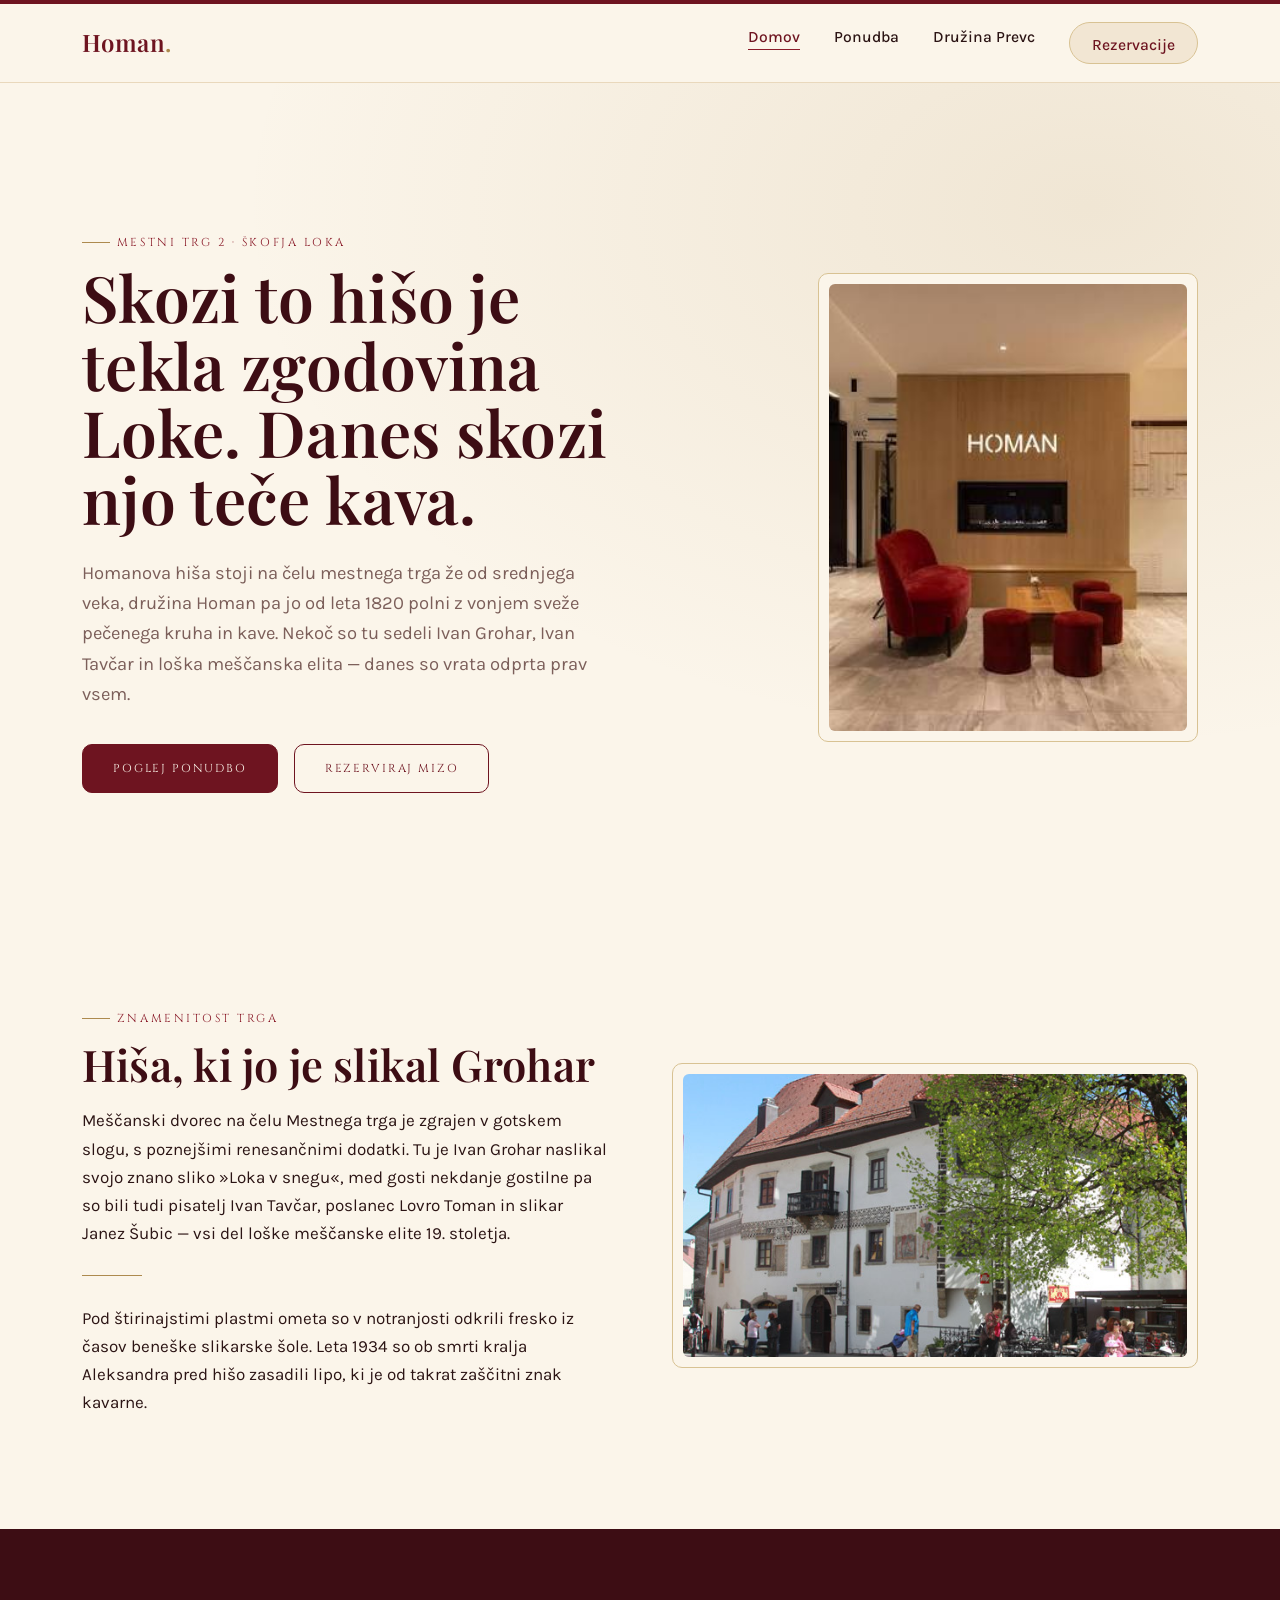
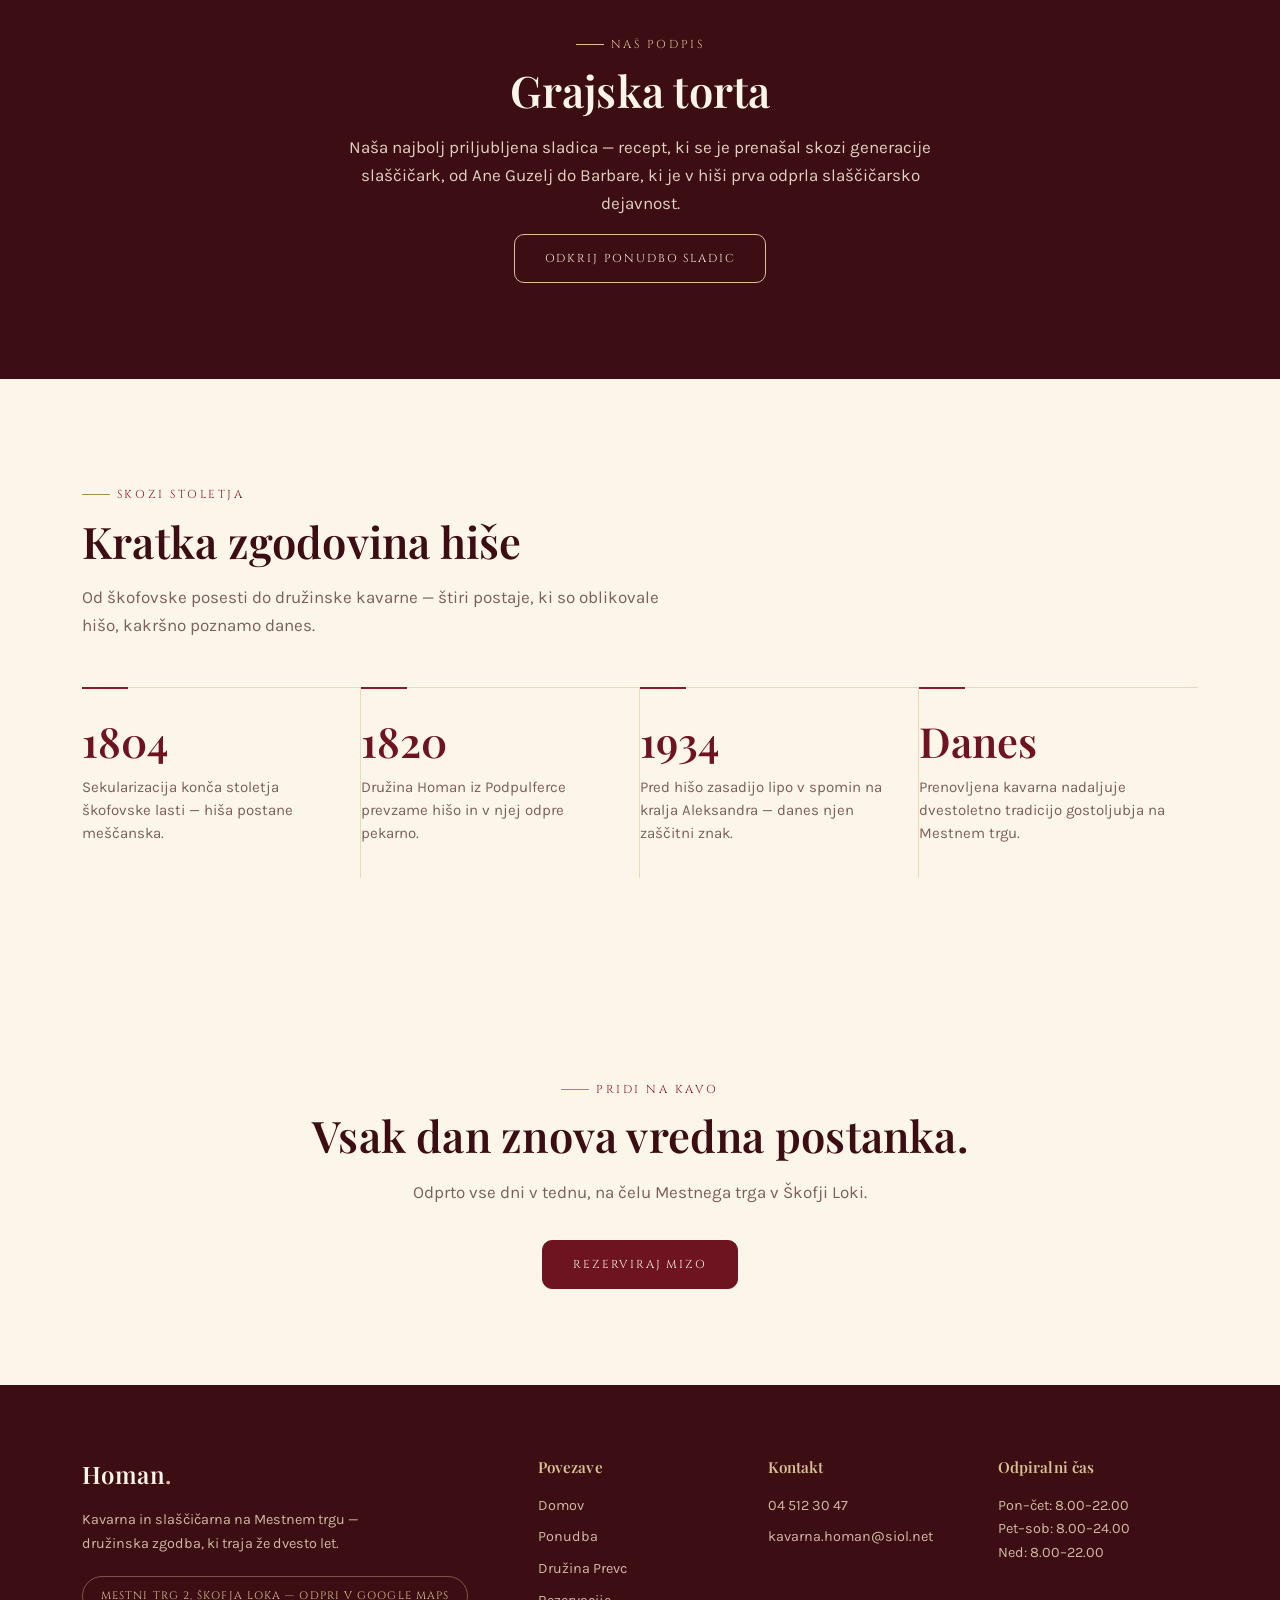
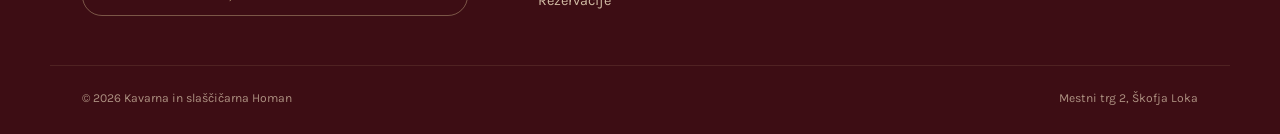
<file: index.html>
<!DOCTYPE html>
<html lang="sl">
<head>
<meta charset="UTF-8">
<meta name="viewport" content="width=device-width, initial-scale=1.0">
<title>Kavarna Homan | Škofja Loka</title>
<meta name="description" content="Kavarna in slaščičarna Homan v srcu Škofje Loke — kava, torte in dvesto let zgodovine pod staro lipo na Mestnem trgu.">
<link rel="preconnect" href="https://fonts.googleapis.com">
<link rel="preconnect" href="https://fonts.gstatic.com" crossorigin>
<link href="https://fonts.googleapis.com/css2?family=Playfair+Display:ital,wght@0,500;0,600;0,700;1,500&family=Cinzel:wght@500;600&family=Karla:wght@400;500;700&display=swap" rel="stylesheet">
<link rel="stylesheet" href="style.css">
<meta name="theme-color" content="#6E1420">
</head>
<body>
<header class="site-header">
  <nav class="nav">
    <a href="index.html" class="brand">Homan<span>.</span></a>
    <button class="nav-toggle" id="navToggle" aria-label="Odpri meni">☰</button>
    <ul class="nav-links" id="navLinks">
      <li><a href="index.html" data-nav="index" class="active">Domov</a></li>
      <li><a href="ponudba.html" data-nav="ponudba">Ponudba</a></li>
      <li><a href="druzina-prevc.html" data-nav="druzina-prevc">Družina Prevc</a></li>
      <li><a href="rezervacije.html" class="nav-cta-link" data-nav="rezervacije">Rezervacije</a></li>
      <li class="nav-mobile-info">
        <span>Mestni trg 2, Škofja Loka</span>
        <a href="tel:+38645123047">04 512 30 47</a>
      </li>
    </ul>
  </nav>
</header>

<main>
<section class="hero">
  <div class="container hero-grid">
    <div>
      <span class="eyebrow">Mestni trg 2 · Škofja Loka</span>
      <h1>Skozi to hišo je tekla zgodovina Loke. Danes skozi njo teče kava.</h1>
      <p class="lede">Homanova hiša stoji na čelu mestnega trga že od srednjega veka, družina Homan pa jo od leta 1820 polni z vonjem sveže pečenega kruha in kave. Nekoč so tu sedeli Ivan Grohar, Ivan Tavčar in loška meščanska elita — danes so vrata odprta prav vsem.</p>
      <div class="hero-cta">
        <a href="ponudba.html" class="btn btn-primary">Poglej ponudbo</a>
        <a href="rezervacije.html" class="btn btn-outline">Rezerviraj mizo</a>
      </div>
    </div>
    <div class="photo-frame hero-visual">
      <img src="images/kavarna-notranjost.jpg" alt="Notranjost Kavarne Homan">
    </div>
  </div>
</section>

<section id="zgodovina">
  <div class="container two-col">
    <div>
      <span class="eyebrow">Znamenitost trga</span>
      <h2>Hiša, ki jo je slikal Grohar</h2>
      <p>Meščanski dvorec na čelu Mestnega trga je zgrajen v gotskem slogu, s poznejšimi renesančnimi dodatki. Tu je Ivan Grohar naslikal svojo znano sliko »Loka v snegu«, med gosti nekdanje gostilne pa so bili tudi pisatelj Ivan Tavčar, poslanec Lovro Toman in slikar Janez Šubic — vsi del loške meščanske elite 19. stoletja.</p>
      <div class="divider"></div>
      <p>Pod štirinajstimi plastmi ometa so v notranjosti odkrili fresko iz časov beneške slikarske šole. Leta 1934 so ob smrti kralja Aleksandra pred hišo zasadili lipo, ki je od takrat zaščitni znak kavarne.</p>
    </div>
    <div class="photo-frame">
      <img class="wide" src="images/homanova-hisa.jpg" alt="Homanova hiša na Mestnem trgu v Škofji Loki">
    </div>
  </div>
</section>

<section class="band-dark" style="text-align:center;">
  <div class="container">
    <span class="eyebrow">Naš podpis</span>
    <h2>Grajska torta</h2>
    <p style="max-width:60ch;margin:0 auto 1em;opacity:0.9;">Naša najbolj priljubljena sladica — recept, ki se je prenašal skozi generacije slaščičark, od Ane Guzelj do Barbare, ki je v hiši prva odprla slaščičarsko dejavnost.</p>
    <a href="ponudba.html" class="btn" style="border-color:#D8C293;color:#F2E6D3;">Odkrij ponudbo sladic</a>
  </div>
</section>

<section>
  <div class="container">
    <span class="eyebrow">Skozi stoletja</span>
    <h2>Kratka zgodovina hiše</h2>
    <p style="max-width:60ch;color:var(--muted);">Od škofovske posesti do družinske kavarne — štiri postaje, ki so oblikovale hišo, kakršno poznamo danes.</p>
    <div class="year-timeline">
      <div class="year-item">
        <span class="year-num">1804</span>
        <div class="year-text">Sekularizacija konča stoletja škofovske lasti — hiša postane meščanska.</div>
      </div>
      <div class="year-item">
        <span class="year-num">1820</span>
        <div class="year-text">Družina Homan iz Podpulferce prevzame hišo in v njej odpre pekarno.</div>
      </div>
      <div class="year-item">
        <span class="year-num">1934</span>
        <div class="year-text">Pred hišo zasadijo lipo v spomin na kralja Aleksandra — danes njen zaščitni znak.</div>
      </div>
      <div class="year-item">
        <span class="year-num">Danes</span>
        <div class="year-text">Prenovljena kavarna nadaljuje dvestoletno tradicijo gostoljubja na Mestnem trgu.</div>
      </div>
    </div>
  </div>
</section>

<section style="text-align:center;">
  <div class="container">
    <span class="eyebrow">Pridi na kavo</span>
    <h2>Vsak dan znova vredna postanka.</h2>
    <p style="max-width:50ch;margin:0 auto 2em;color:var(--muted);">Odprto vse dni v tednu, na čelu Mestnega trga v Škofji Loki.</p>
    <a href="rezervacije.html" class="btn btn-primary">Rezerviraj mizo</a>
  </div>
</section>
</main>
<footer class="site-footer">
  <div class="container footer-top">
    <div class="footer-brand">
      <div class="brand" style="color:var(--cream-100);">Homan<span>.</span></div>
      <p>Kavarna in slaščičarna na Mestnem trgu — družinska zgodba, ki traja že dvesto let.</p>
      <a href="https://maps.google.com/?q=Mestni+trg+2,+4220+%C5%A0kofja+Loka" target="_blank" rel="noopener" class="map-link">
        Mestni trg 2, Škofja Loka — odpri v Google Maps
      </a>
    </div>
    <div class="footer-cols">
      <div>
        <h4>Povezave</h4>
        <a href="index.html">Domov</a>
        <a href="ponudba.html">Ponudba</a>
        <a href="druzina-prevc.html">Družina Prevc</a>
        <a href="rezervacije.html">Rezervacije</a>
      </div>
      <div>
        <h4>Kontakt</h4>
        <a href="tel:+38645123047">04 512 30 47</a>
        <a href="mailto:kavarna.homan@siol.net">kavarna.homan@siol.net</a>
      </div>
      <div>
        <h4>Odpiralni čas</h4>
        <p>Pon–čet: 8.00–22.00<br>Pet–sob: 8.00–24.00<br>Ned: 8.00–22.00</p>
      </div>
    </div>
  </div>
  <div class="container footer-bottom">
    <span>&copy; <span id="year"></span> Kavarna in slaščičarna Homan</span>
    <span>Mestni trg 2, Škofja Loka</span>
  </div>
</footer>
<script>document.getElementById('year').textContent = new Date().getFullYear();</script>

<script src="main.js"></script>

</body>
</html>
</file>
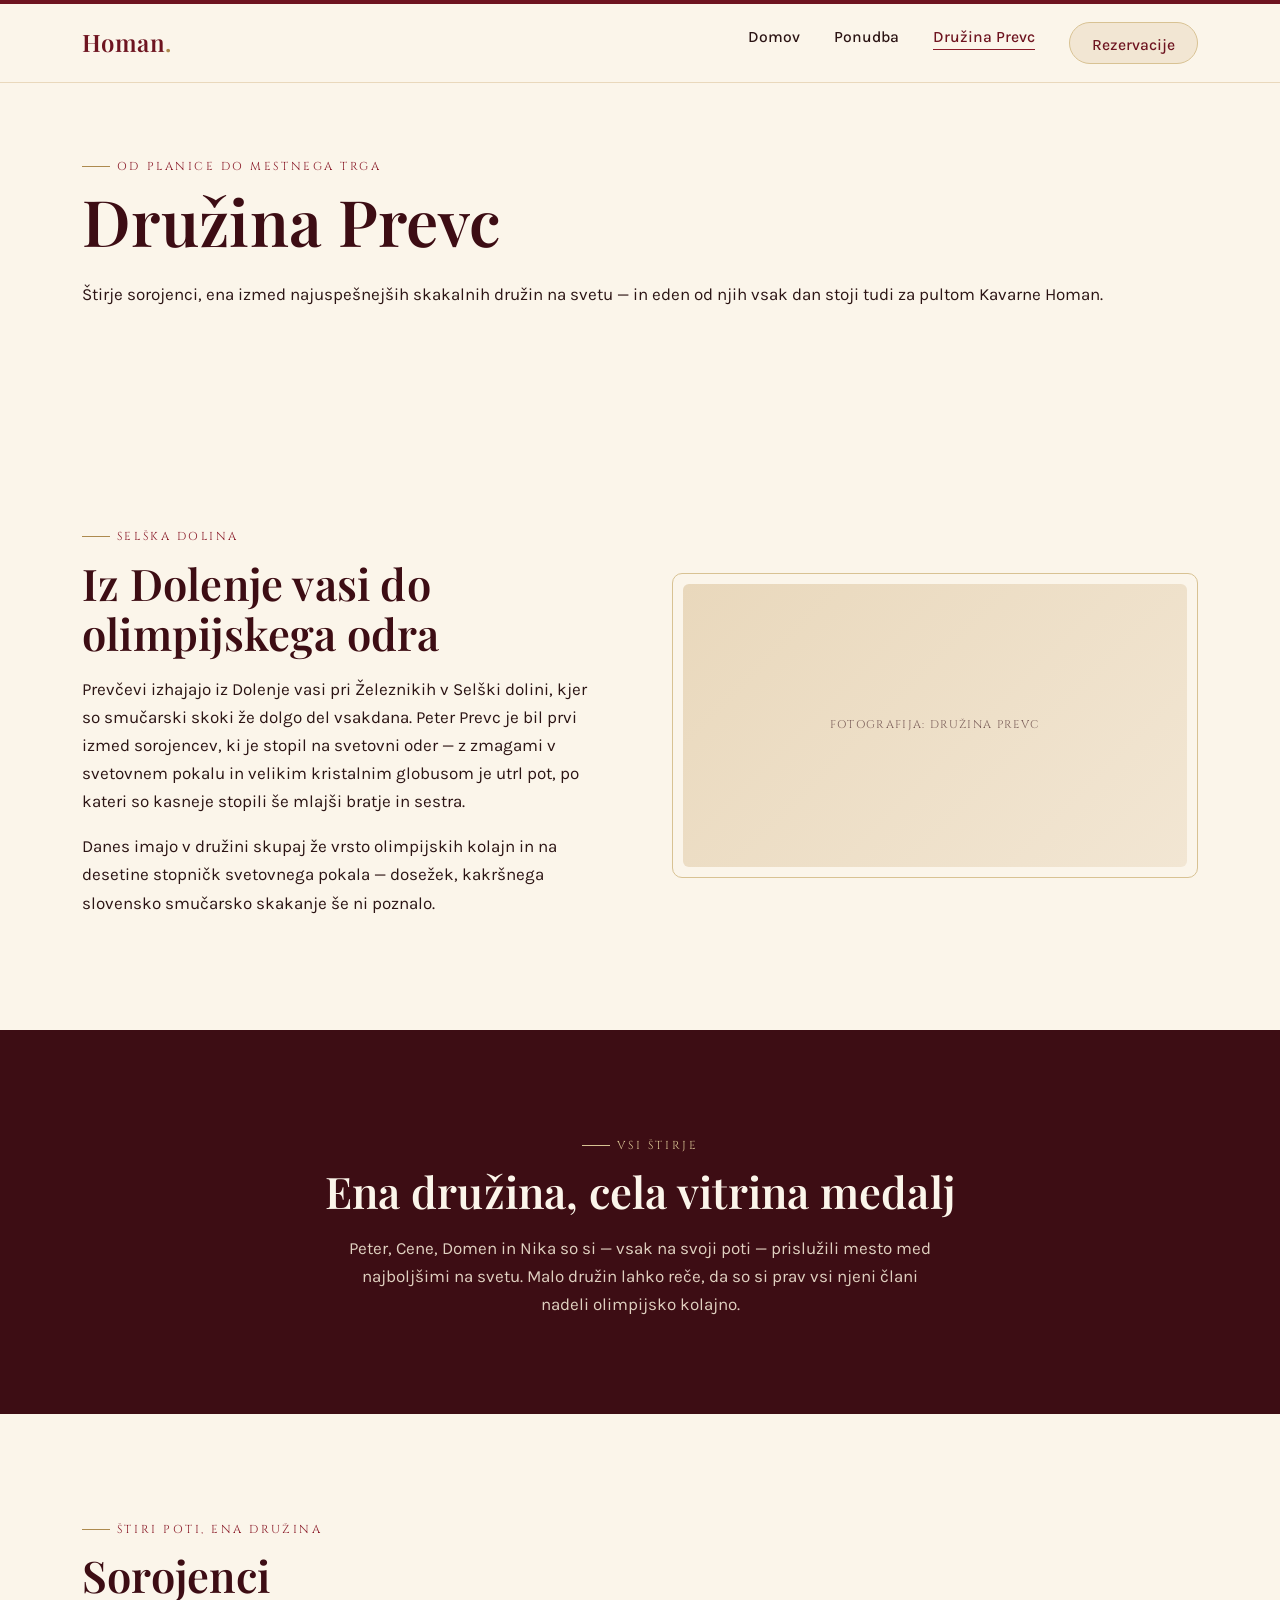
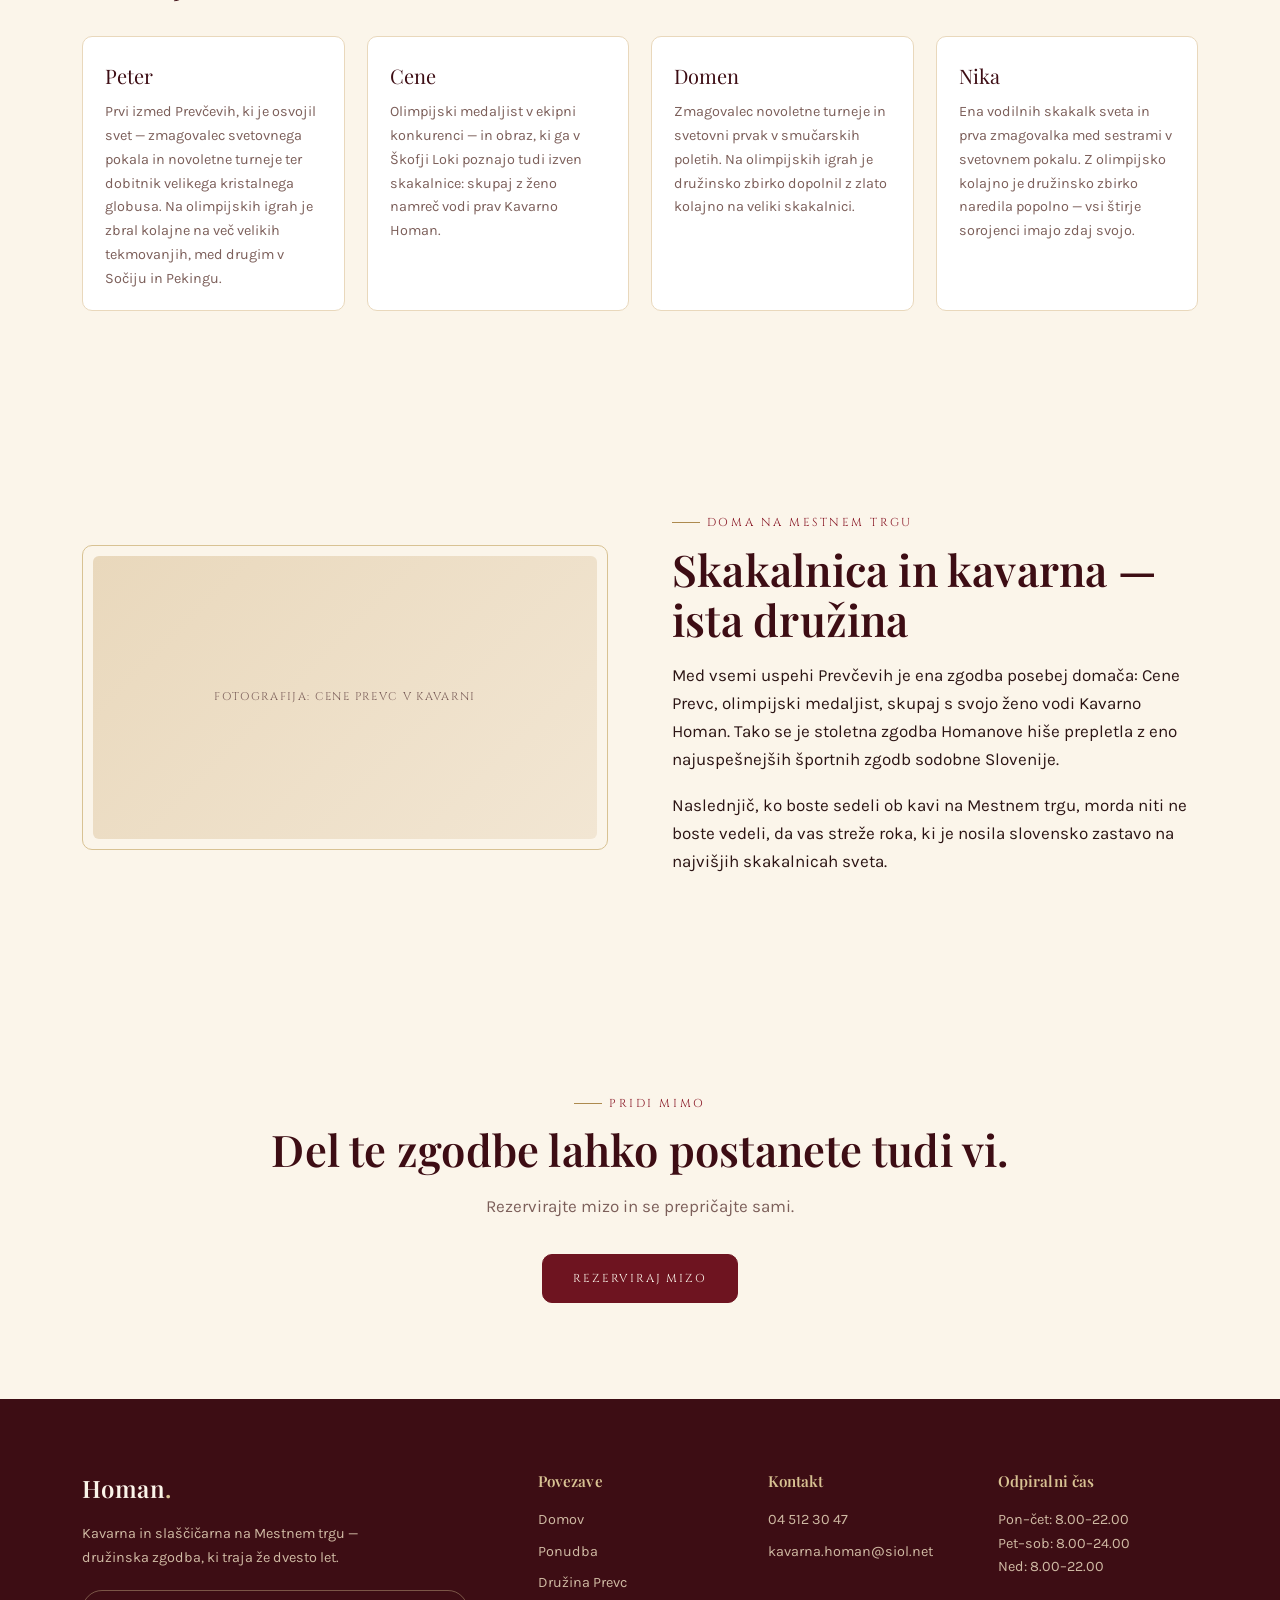
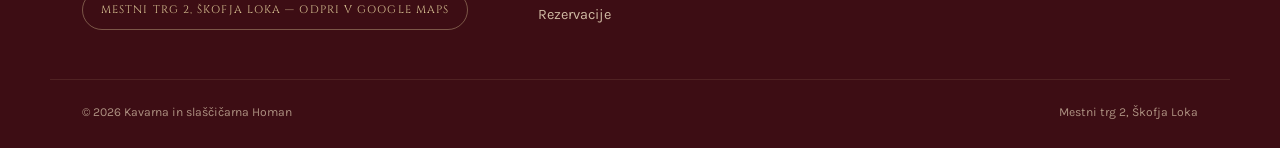
<file: druzina-prevc.html>
<!DOCTYPE html>
<html lang="sl">
<head>
<meta charset="UTF-8">
<meta name="viewport" content="width=device-width, initial-scale=1.0">
<title>Družina Prevc | Kavarna Homan</title>
<meta name="description" content="Zgodba družine Prevc — najuspešnejše slovenske skakalne družine — in njena povezava s Kavarno Homan v Škofji Loki.">
<link rel="preconnect" href="https://fonts.googleapis.com">
<link rel="preconnect" href="https://fonts.gstatic.com" crossorigin>
<link href="https://fonts.googleapis.com/css2?family=Playfair+Display:ital,wght@0,500;0,600;0,700;1,500&family=Cinzel:wght@500;600&family=Karla:wght@400;500;700&display=swap" rel="stylesheet">
<link rel="stylesheet" href="style.css">
<meta name="theme-color" content="#6E1420">
</head>
<body>
<header class="site-header">
  <nav class="nav">
    <a href="index.html" class="brand">Homan<span>.</span></a>
    <button class="nav-toggle" id="navToggle" aria-label="Odpri meni">☰</button>
    <ul class="nav-links" id="navLinks">
      <li><a href="index.html" data-nav="index">Domov</a></li>
      <li><a href="ponudba.html" data-nav="ponudba">Ponudba</a></li>
      <li><a href="druzina-prevc.html" data-nav="druzina-prevc" class="active">Družina Prevc</a></li>
      <li><a href="rezervacije.html" class="nav-cta-link" data-nav="rezervacije">Rezervacije</a></li>
      <li class="nav-mobile-info">
        <span>Mestni trg 2, Škofja Loka</span>
        <a href="tel:+38645123047">04 512 30 47</a>
      </li>
    </ul>
  </nav>
</header>

<main>
<section style="padding-top:64px;">
  <div class="container">
    <span class="eyebrow">Od Planice do Mestnega trga</span>
    <h1>Družina Prevc</h1>
    <p class="lede">Štirje sorojenci, ena izmed najuspešnejših skakalnih družin na svetu — in eden od njih vsak dan stoji tudi za pultom Kavarne Homan.</p>
  </div>
</section>

<section>
  <div class="container two-col">
    <div>
      <span class="eyebrow">Selška dolina</span>
      <h2>Iz Dolenje vasi do olimpijskega odra</h2>
      <p>Prevčevi izhajajo iz Dolenje vasi pri Železnikih v Selški dolini, kjer so smučarski skoki že dolgo del vsakdana. Peter Prevc je bil prvi izmed sorojencev, ki je stopil na svetovni oder — z zmagami v svetovnem pokalu in velikim kristalnim globusom je utrl pot, po kateri so kasneje stopili še mlajši bratje in sestra.</p>
      <p>Danes imajo v družini skupaj že vrsto olimpijskih kolajn in na desetine stopničk svetovnega pokala — dosežek, kakršnega slovensko smučarsko skakanje še ni poznalo.</p>
    </div>
    <div class="photo-frame">
      <div class="photo-placeholder wide">Fotografija: družina Prevc</div>
    </div>
  </div>
</section>

<section class="band-dark">
  <div class="container" style="text-align:center;">
    <span class="eyebrow">Vsi štirje</span>
    <h2>Ena družina, cela vitrina medalj</h2>
    <p style="max-width:60ch;margin:0 auto;opacity:0.9;">Peter, Cene, Domen in Nika so si — vsak na svoji poti — prislužili mesto med najboljšimi na svetu. Malo družin lahko reče, da so si prav vsi njeni člani nadeli olimpijsko kolajno.</p>
  </div>
</section>

<section>
  <div class="container">
    <span class="eyebrow">Štiri poti, ena družina</span>
    <h2>Sorojenci</h2>
    <div class="menu-card-grid" style="margin-top:36px;">
      <div class="menu-card">
        <div class="top-row"><span class="name">Peter</span></div>
        <div class="desc">Prvi izmed Prevčevih, ki je osvojil svet — zmagovalec svetovnega pokala in novoletne turneje ter dobitnik velikega kristalnega globusa. Na olimpijskih igrah je zbral kolajne na več velikih tekmovanjih, med drugim v Sočiju in Pekingu.</div>
      </div>
      <div class="menu-card">
        <div class="top-row"><span class="name">Cene</span></div>
        <div class="desc">Olimpijski medaljist v ekipni konkurenci — in obraz, ki ga v Škofji Loki poznajo tudi izven skakalnice: skupaj z ženo namreč vodi prav Kavarno Homan.</div>
      </div>
      <div class="menu-card">
        <div class="top-row"><span class="name">Domen</span></div>
        <div class="desc">Zmagovalec novoletne turneje in svetovni prvak v smučarskih poletih. Na olimpijskih igrah je družinsko zbirko dopolnil z zlato kolajno na veliki skakalnici.</div>
      </div>
      <div class="menu-card">
        <div class="top-row"><span class="name">Nika</span></div>
        <div class="desc">Ena vodilnih skakalk sveta in prva zmagovalka med sestrami v svetovnem pokalu. Z olimpijsko kolajno je družinsko zbirko naredila popolno — vsi štirje sorojenci imajo zdaj svojo.</div>
      </div>
    </div>
  </div>
</section>

<section>
  <div class="container two-col">
    <div class="photo-frame">
      <div class="photo-placeholder wide">Fotografija: Cene Prevc v kavarni</div>
    </div>
    <div>
      <span class="eyebrow">Doma na Mestnem trgu</span>
      <h2>Skakalnica in kavarna — ista družina</h2>
      <p>Med vsemi uspehi Prevčevih je ena zgodba posebej domača: Cene Prevc, olimpijski medaljist, skupaj s svojo ženo vodi Kavarno Homan. Tako se je stoletna zgodba Homanove hiše prepletla z eno najuspešnejših športnih zgodb sodobne Slovenije.</p>
      <p>Naslednjič, ko boste sedeli ob kavi na Mestnem trgu, morda niti ne boste vedeli, da vas streže roka, ki je nosila slovensko zastavo na najvišjih skakalnicah sveta.</p>
    </div>
  </div>
</section>

<section style="text-align:center;">
  <div class="container">
    <span class="eyebrow">Pridi mimo</span>
    <h2>Del te zgodbe lahko postanete tudi vi.</h2>
    <p style="max-width:50ch;margin:0 auto 2em;color:var(--muted);">Rezervirajte mizo in se prepričajte sami.</p>
    <a href="rezervacije.html" class="btn btn-primary">Rezerviraj mizo</a>
  </div>
</section>
</main>
<footer class="site-footer">
  <div class="container footer-top">
    <div class="footer-brand">
      <div class="brand" style="color:var(--cream-100);">Homan<span>.</span></div>
      <p>Kavarna in slaščičarna na Mestnem trgu — družinska zgodba, ki traja že dvesto let.</p>
      <a href="https://maps.google.com/?q=Mestni+trg+2,+4220+%C5%A0kofja+Loka" target="_blank" rel="noopener" class="map-link">
        Mestni trg 2, Škofja Loka — odpri v Google Maps
      </a>
    </div>
    <div class="footer-cols">
      <div>
        <h4>Povezave</h4>
        <a href="index.html">Domov</a>
        <a href="ponudba.html">Ponudba</a>
        <a href="druzina-prevc.html">Družina Prevc</a>
        <a href="rezervacije.html">Rezervacije</a>
      </div>
      <div>
        <h4>Kontakt</h4>
        <a href="tel:+38645123047">04 512 30 47</a>
        <a href="mailto:kavarna.homan@siol.net">kavarna.homan@siol.net</a>
      </div>
      <div>
        <h4>Odpiralni čas</h4>
        <p>Pon–čet: 8.00–22.00<br>Pet–sob: 8.00–24.00<br>Ned: 8.00–22.00</p>
      </div>
    </div>
  </div>
  <div class="container footer-bottom">
    <span>&copy; <span id="year"></span> Kavarna in slaščičarna Homan</span>
    <span>Mestni trg 2, Škofja Loka</span>
  </div>
</footer>
<script>document.getElementById('year').textContent = new Date().getFullYear();</script>

<script src="main.js"></script>

</body>
</html>
</file>
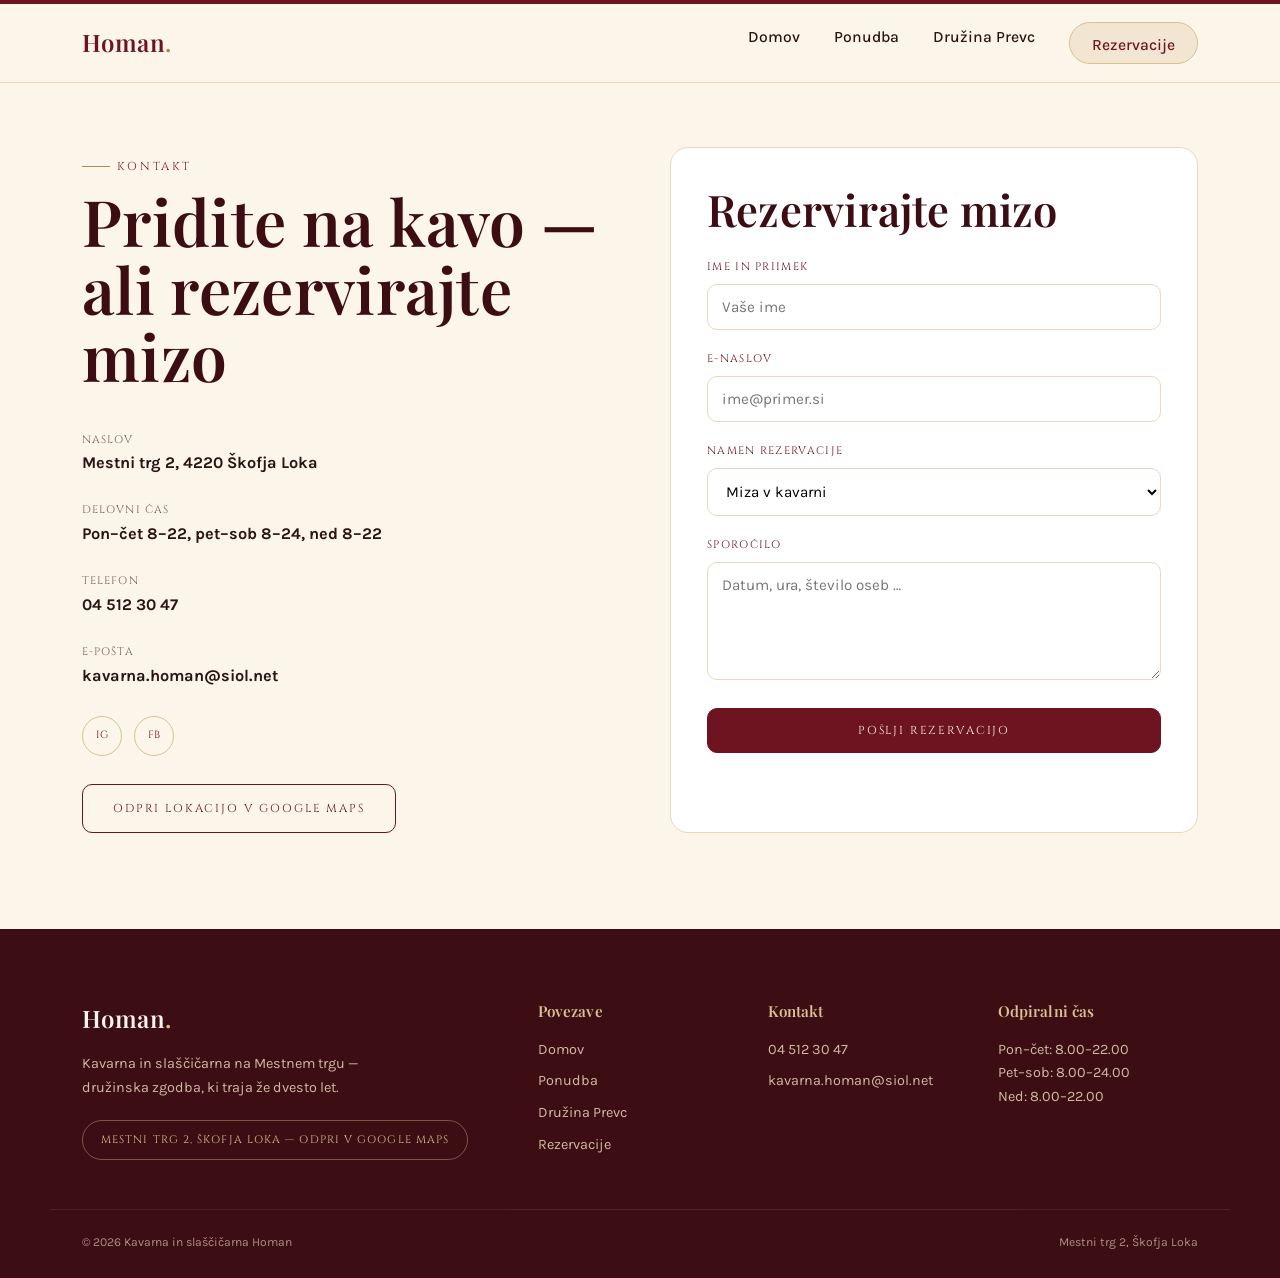
<file: rezervacije.html>
<!DOCTYPE html>
<html lang="sl">
<head>
<meta charset="UTF-8">
<meta name="viewport" content="width=device-width, initial-scale=1.0">
<title>Rezervacije | Kavarna Homan</title>
<meta name="description" content="Rezerviraj mizo v Kavarni Homan na Mestnem trgu v Škofji Loki.">
<link rel="preconnect" href="https://fonts.googleapis.com">
<link rel="preconnect" href="https://fonts.gstatic.com" crossorigin>
<link href="https://fonts.googleapis.com/css2?family=Playfair+Display:ital,wght@0,500;0,600;0,700;1,500&family=Cinzel:wght@500;600&family=Karla:wght@400;500;700&display=swap" rel="stylesheet">
<link rel="stylesheet" href="style.css">
<meta name="theme-color" content="#6E1420">
</head>
<body>
<header class="site-header">
  <nav class="nav">
    <a href="index.html" class="brand">Homan<span>.</span></a>
    <button class="nav-toggle" id="navToggle" aria-label="Odpri meni">☰</button>
    <ul class="nav-links" id="navLinks">
      <li><a href="index.html" data-nav="index">Domov</a></li>
      <li><a href="ponudba.html" data-nav="ponudba">Ponudba</a></li>
      <li><a href="druzina-prevc.html" data-nav="druzina-prevc">Družina Prevc</a></li>
      <li><a href="rezervacije.html" class="active nav-cta-link" data-nav="rezervacije">Rezervacije</a></li>
      <li class="nav-mobile-info">
        <span>Mestni trg 2, Škofja Loka</span>
        <a href="tel:+38645123047">04 512 30 47</a>
      </li>
    </ul>
  </nav>
</header>

<main>
<section style="padding-top:64px;">
  <div class="container contact-grid">
    <div>
      <span class="eyebrow">Kontakt</span>
      <h1>Pridite na kavo — ali rezervirajte mizo</h1>
      <div style="height:16px;"></div>

      <div class="info-line"><span class="label">Naslov</span><span><strong>Mestni trg 2, 4220 Škofja Loka</strong></span></div>
      <div class="info-line"><span class="label">Delovni čas</span><span><strong>Pon–čet 8–22, pet–sob 8–24, ned 8–22</strong></span></div>
      <div class="info-line"><span class="label">Telefon</span><span><strong>04 512 30 47</strong></span></div>
      <div class="info-line"><span class="label">E-pošta</span><span><strong>kavarna.homan@siol.net</strong></span></div>

      <div class="social-row">
        <a href="#" class="social-circle" aria-label="Instagram">IG</a>
        <a href="#" class="social-circle" aria-label="Facebook">FB</a>
      </div>

      <a href="https://maps.google.com/?q=Mestni+trg+2,+4220+%C5%A0kofja+Loka" target="_blank" rel="noopener" class="btn btn-outline" style="margin-top:28px;">Odpri lokacijo v Google Maps</a>
    </div>

    <div class="form-card">
      <h2>Rezervirajte mizo</h2>
      <div class="field"><label for="r-name">Ime in priimek</label><input type="text" id="r-name" placeholder="Vaše ime" required></div>
      <div class="field"><label for="r-email">E-naslov</label><input type="email" id="r-email" placeholder="ime@primer.si" required></div>
      <div class="field">
        <label for="r-purpose">Namen rezervacije</label>
        <select id="r-purpose">
          <option>Miza v kavarni</option>
          <option>Terasa pod lipo</option>
          <option>Skupina / dogodek</option>
          <option>Drugo</option>
        </select>
      </div>
      <div class="field"><label for="r-note">Sporočilo</label><textarea id="r-note" rows="5" placeholder="Datum, ura, število oseb …"></textarea></div>
      <button class="btn btn-primary" id="submitBooking" style="width:100%;justify-content:center;">Pošlji rezervacijo</button>
      <div class="booking-status" id="bookingStatus"></div>
    </div>
  </div>
</section>
</main>
<footer class="site-footer">
  <div class="container footer-top">
    <div class="footer-brand">
      <div class="brand" style="color:var(--cream-100);">Homan<span>.</span></div>
      <p>Kavarna in slaščičarna na Mestnem trgu — družinska zgodba, ki traja že dvesto let.</p>
      <a href="https://maps.google.com/?q=Mestni+trg+2,+4220+%C5%A0kofja+Loka" target="_blank" rel="noopener" class="map-link">
        Mestni trg 2, Škofja Loka — odpri v Google Maps
      </a>
    </div>
    <div class="footer-cols">
      <div>
        <h4>Povezave</h4>
        <a href="index.html">Domov</a>
        <a href="ponudba.html">Ponudba</a>
        <a href="druzina-prevc.html">Družina Prevc</a>
        <a href="rezervacije.html">Rezervacije</a>
      </div>
      <div>
        <h4>Kontakt</h4>
        <a href="tel:+38645123047">04 512 30 47</a>
        <a href="mailto:kavarna.homan@siol.net">kavarna.homan@siol.net</a>
      </div>
      <div>
        <h4>Odpiralni čas</h4>
        <p>Pon–čet: 8.00–22.00<br>Pet–sob: 8.00–24.00<br>Ned: 8.00–22.00</p>
      </div>
    </div>
  </div>
  <div class="container footer-bottom">
    <span>&copy; <span id="year"></span> Kavarna in slaščičarna Homan</span>
    <span>Mestni trg 2, Škofja Loka</span>
  </div>
</footer>
<script>document.getElementById('year').textContent = new Date().getFullYear();</script>

<script src="main.js"></script>
<script src="reservations.js"></script>
</body>
</html>
</file>
<file: style.css>
/* ==========================================================================
   Kavarna in slaščičarna Homan — design tokens
   Palette drawn from the Homan crest: bordo red + cream white + antique gold
   ========================================================================== */

:root {
  --bordo-900: #3D0D14;
  --bordo-700: #6E1420;
  --bordo-600: #8A1B29;
  --bordo-500: #A6222F;
  --gold-500: #AD8A4E;
  --gold-300: #D8C293;
  --cream-100: #FBF5EA;
  --cream-200: #F2E6D3;
  --cream-300: #E9D8BC;
  --ink: #2B1414;
  --muted: #7C5F5A;

  --font-display: "Playfair Display", serif;
  --font-eyebrow: "Cinzel", serif;
  --font-body: "Karla", sans-serif;

  --container: 1180px;
  --radius: 10px;
}

* { box-sizing: border-box; }
html { scroll-behavior: smooth; }

body {
  margin: 0;
  background: var(--cream-100);
  color: var(--ink);
  font-family: var(--font-body);
  font-size: 17px;
  line-height: 1.65;
  -webkit-font-smoothing: antialiased;
}

img { max-width: 100%; display: block; }
a { color: inherit; text-decoration: none; }

h1, h2, h3, h4 {
  font-family: var(--font-display);
  font-weight: 600;
  color: var(--bordo-900);
  margin: 0 0 0.4em;
  letter-spacing: 0.005em;
}

h1 { font-size: clamp(2.6rem, 5vw, 4.4rem); line-height: 1.05; }
h2 { font-size: clamp(2rem, 3.4vw, 2.9rem); line-height: 1.15; }
h3 { font-size: 1.5rem; }

p { margin: 0 0 1em; }

.eyebrow {
  font-family: var(--font-eyebrow);
  font-size: 0.72rem;
  letter-spacing: 0.22em;
  text-transform: uppercase;
  color: var(--bordo-600);
  display: inline-flex;
  align-items: center;
  gap: 0.6em;
  margin-bottom: 1em;
}
.eyebrow::before {
  content: "";
  width: 28px;
  height: 1px;
  background: var(--gold-500);
  display: inline-block;
}

.container {
  max-width: var(--container);
  margin: 0 auto;
  padding: 0 32px;
}

section { padding: 96px 0; }
@media (max-width: 640px) {
  section { padding: 56px 0; }
  .container { padding: 0 20px; }
}

/* ---------- Buttons ---------- */
.btn {
  display: inline-flex;
  align-items: center;
  gap: 10px;
  padding: 14px 30px;
  font-family: var(--font-eyebrow);
  font-size: 0.72rem;
  letter-spacing: 0.16em;
  text-transform: uppercase;
  border: 1px solid var(--bordo-700);
  border-radius: var(--radius);
  cursor: pointer;
  transition: all 0.25s ease;
  background: transparent;
}
.btn-primary { background: var(--bordo-700); color: var(--cream-100); }
.btn-primary:hover { background: var(--bordo-900); border-color: var(--bordo-900); }
.btn-outline { color: var(--bordo-700); }
.btn-outline:hover { background: var(--bordo-700); color: var(--cream-100); }

.nav-mobile-info { display: none; }
@media (max-width: 860px) {
  .nav-mobile-info {
    display: flex;
    flex-direction: column;
    gap: 6px;
    margin-top: auto;
    padding-top: 24px;
    border-top: 1px solid var(--cream-300);
    width: 100%;
    font-size: 0.85rem;
    color: var(--muted);
  }
  .nav-mobile-info a { color: var(--bordo-700); font-weight: 600; }
}

.nav-cta-link {
  border-radius: 999px;
  background: var(--cream-200);
  border: 1px solid var(--gold-300) !important;
  color: var(--bordo-700) !important;
  padding: 10px 22px;
  display: inline-flex;
  align-items: center;
}
.nav-cta-link:hover { background: var(--bordo-700); color: var(--cream-100) !important; }
.nav-cta-link::after { display: none !important; }

/* ---------- Header / Nav ---------- */
.site-header {
  position: sticky;
  top: 0;
  z-index: 100;
  background: var(--cream-100);
  border-bottom: 1px solid var(--cream-300);
  border-top: 4px solid var(--bordo-700);
}
/* backdrop-filter creates a new containing block for position:fixed descendants,
   which breaks the full-viewport mobile menu — so only enable it on desktop,
   where the menu isn't position:fixed anyway. */
@media (min-width: 861px) {
  .site-header { background: rgba(251, 245, 234, 0.92); backdrop-filter: blur(8px); }
}
.nav {
  display: flex;
  align-items: center;
  gap: 40px;
  padding: 18px 32px;
  max-width: var(--container);
  margin: 0 auto;
}
.brand {
  font-family: var(--font-display);
  font-size: 1.5rem;
  font-weight: 600;
  color: var(--bordo-800, var(--bordo-700));
  letter-spacing: 0.02em;
}
.brand span { color: var(--gold-500); }
.nav-links {
  display: flex;
  gap: 34px;
  list-style: none;
  margin: 0 0 0 auto;
  padding: 0;
}
.nav-links a {
  font-family: var(--font-body);
  font-size: 0.98rem;
  font-weight: 500;
  color: var(--ink);
  position: relative;
  padding-bottom: 4px;
}
.nav-links a::after {
  content: "";
  position: absolute;
  left: 0; right: 0; bottom: 0;
  height: 1px;
  background: var(--bordo-600);
  transform: scaleX(0);
  transform-origin: right;
  transition: transform 0.3s ease;
}
.nav-links a:hover::after, .nav-links a.active::after { transform: scaleX(1); transform-origin: left; }
.nav-links a.active { color: var(--bordo-700); }

.nav-toggle {
  display: none;
  background: none;
  border: none;
  outline: none;
  box-shadow: none;
  -webkit-appearance: none;
  -moz-appearance: none;
  appearance: none;
  padding: 4px;
  line-height: 1;
  font-size: 1.6rem;
  color: var(--bordo-700);
  cursor: pointer;
}
.nav-toggle:focus, .nav-toggle:active { outline: none; box-shadow: none; }

@media (max-width: 860px) {
  .nav-links {
    position: fixed;
    top: 72px;
    left: 0;
    right: 0;
    bottom: 0;
    background:
      radial-gradient(ellipse at 20% 100%, rgba(173,138,78,0.14), transparent 55%),
      radial-gradient(ellipse at 90% 75%, rgba(110,20,32,0.06), transparent 50%),
      var(--cream-100);
    z-index: 200;
    flex-direction: column;
    align-items: flex-start;
    padding: 40px 32px;
    gap: 26px;
    margin: 0;
    transform: translateY(-110%);
    transition: transform 0.35s ease;
  }
  .nav-links.open { transform: translateY(0); }
  .nav-toggle { display: block; margin-left: auto; }
  .nav-cta-link { margin-top: 6px; }
}

/* ---------- Hero ---------- */
.hero {
  position: relative;
  padding: 140px 0 110px;
  overflow: hidden;
  background:
    radial-gradient(ellipse at 85% 15%, rgba(173,138,78,0.14), transparent 55%),
    var(--cream-100);
}
.hero-grid {
  display: grid;
  grid-template-columns: 1.1fr 0.9fr;
  gap: 60px;
  align-items: center;
}
.hero-lipa {
  justify-self: end;
  width: 100%;
  max-width: 420px;
  opacity: 0.95;
}
.hero p.lede { font-size: 1.15rem; color: var(--muted); max-width: 46ch; }
.hero-cta { display: flex; gap: 16px; margin-top: 2em; flex-wrap: wrap; }
@media (max-width: 860px) {
  .hero { padding: 44px 0 56px; }
  .hero-grid { grid-template-columns: 1fr; }
}

/* ---------- Year-marker timeline (replaces old ring icons) ---------- */
.year-timeline {
  display: grid;
  grid-template-columns: repeat(auto-fit, minmax(220px, 1fr));
  gap: 0;
  margin-top: 48px;
  border-top: 1px solid var(--cream-300);
}
.year-item {
  padding: 32px 24px 32px 0;
  border-right: 1px solid var(--cream-300);
  position: relative;
}
.year-item:last-child { border-right: none; }
.year-item::before {
  content: "";
  position: absolute;
  top: -1px; left: 0;
  width: 46px; height: 2px;
  background: var(--bordo-600);
}
.year-num {
  font-family: var(--font-display);
  font-size: 2.6rem;
  font-weight: 600;
  color: var(--bordo-700);
  line-height: 1;
  margin-bottom: 14px;
  display: block;
}
.year-text { font-size: 0.94rem; color: var(--muted); line-height: 1.55; }
@media (max-width: 700px) {
  .year-timeline { grid-template-columns: 1fr; }
  .year-item { border-right: none; border-bottom: 1px solid var(--cream-300); padding: 24px 0; }
  .year-item:last-child { border-bottom: none; }
}

/* ---------- Cards / grids ---------- */
.two-col {
  display: grid;
  grid-template-columns: 1fr 1fr;
  gap: 64px;
  align-items: center;
}
@media (max-width: 860px) { .two-col { grid-template-columns: 1fr; gap: 32px; } }

.photo-frame {
  border: 1px solid var(--gold-300);
  padding: 10px;
  background: var(--cream-100);
  border-radius: var(--radius);
}
.photo-placeholder {
  aspect-ratio: 4/5;
  background: linear-gradient(135deg, var(--cream-300), var(--cream-200));
  display: flex;
  align-items: center;
  justify-content: center;
  color: var(--muted);
  font-family: var(--font-eyebrow);
  font-size: 0.7rem;
  letter-spacing: 0.12em;
  text-transform: uppercase;
  text-align: center;
  padding: 20px;
  border-radius: calc(var(--radius) - 4px);
}
.photo-placeholder.wide { aspect-ratio: 16/9; }
.photo-placeholder.square { aspect-ratio: 1/1; }
.photo-frame img {
  width: 100%;
  aspect-ratio: 4/5;
  object-fit: cover;
  border-radius: calc(var(--radius) - 4px);
  display: block;
}
.photo-frame img.wide { aspect-ratio: 16/9; }
.photo-frame img.square { aspect-ratio: 1/1; }

.divider {
  width: 60px;
  height: 1px;
  background: var(--gold-500);
  margin: 28px 0;
}

.band-dark {
  background: var(--bordo-900);
  color: var(--cream-200);
}
.band-dark h2, .band-dark h3 { color: var(--cream-100); }
.band-dark .eyebrow { color: var(--gold-300); }
.band-dark .eyebrow::before { background: var(--gold-300); }

/* ---------- Menu ---------- */
.menu-tabs {
  display: flex;
  gap: 10px;
  flex-wrap: wrap;
  margin-bottom: 40px;
}
.menu-tab {
  font-family: var(--font-eyebrow);
  font-size: 0.7rem;
  letter-spacing: 0.12em;
  text-transform: uppercase;
  padding: 10px 20px;
  border: 1px solid var(--bordo-600);
  border-radius: 999px;
  cursor: pointer;
  background: transparent;
  color: var(--bordo-700);
  white-space: nowrap;
}
.menu-tab.active { background: var(--bordo-700); color: var(--cream-100); }

@media (max-width: 420px) {
  .menu-tab { padding: 9px 16px; font-size: 0.66rem; }
}

.menu-list { display: grid; gap: 0; }
.menu-row {
  display: flex;
  justify-content: space-between;
  gap: 20px;
  padding: 20px 0;
  border-bottom: 1px dashed var(--cream-300);
}
.menu-row .name { font-family: var(--font-display); font-size: 1.2rem; color: var(--bordo-900); }
.menu-row .desc { color: var(--muted); font-size: 0.92rem; margin-top: 4px; }
.menu-row .price {
  font-family: var(--font-eyebrow);
  font-size: 0.95rem;
  color: var(--bordo-600);
  white-space: nowrap;
  align-self: flex-start;
}

.menu-state { color: var(--muted); font-style: italic; padding: 30px 0; }

/* ---------- Events ---------- */
.event-card {
  display: grid;
  grid-template-columns: 100px 1fr;
  gap: 22px;
  padding: 26px 0;
  border-bottom: 1px solid var(--cream-300);
}
.event-date {
  font-family: var(--font-eyebrow);
  color: var(--bordo-700);
  text-align: center;
  border-right: 1px solid var(--gold-300);
  padding-right: 20px;
}
.event-date .day { font-size: 2rem; display: block; font-family: var(--font-display); }
.event-date .month { font-size: 0.7rem; letter-spacing: 0.14em; text-transform: uppercase; }

/* ---------- Gallery ---------- */
.gallery-grid {
  display: grid;
  grid-template-columns: repeat(3, 1fr);
  gap: 14px;
}
.gallery-grid .photo-placeholder:nth-child(3n+1) { aspect-ratio: 3/4; }
@media (max-width: 700px) { .gallery-grid { grid-template-columns: repeat(2, 1fr); } }

/* ---------- Reservations ---------- */
.booking-status { padding: 14px 16px; border-radius: var(--radius); font-size: 0.9rem; margin-top: 16px; display: none; }
.booking-status.show { display: block; }
.booking-status.ok { background: #E7F1E8; color: #285C36; }
.booking-status.err { background: #FBE7E7; color: #8A2222; }

/* ---------- Menu card grid (ponudba redesign) ---------- */
.menu-card-grid {
  display: grid;
  grid-template-columns: repeat(auto-fill, minmax(260px, 1fr));
  gap: 22px;
}
.menu-card {
  background: #fff;
  border: 1px solid var(--cream-300);
  border-radius: var(--radius);
  padding: 22px 22px 20px;
  transition: transform 0.25s ease, box-shadow 0.25s ease;
}
.menu-card:hover { transform: translateY(-4px); box-shadow: 0 14px 28px rgba(61,13,20,0.09); }
.menu-card .top-row { display: flex; justify-content: space-between; align-items: baseline; gap: 12px; }
.menu-card .name { font-family: var(--font-display); font-size: 1.25rem; color: var(--bordo-900); }
.menu-card .price {
  font-family: var(--font-eyebrow);
  font-size: 0.85rem;
  color: var(--bordo-600);
  white-space: nowrap;
}
.menu-card .desc { color: var(--muted); font-size: 0.9rem; margin-top: 8px; }

/* ---------- Hero visual (linden-leaf line art) ---------- */
.hero-visual {
  justify-self: end;
  width: 100%;
  max-width: 380px;
}
@media (max-width: 860px) { .hero-visual { justify-self: center; max-width: 240px; margin-top: 12px; } }
.form-card {
  background: #fff;
  border: 1px solid var(--cream-300);
  border-radius: 18px;
  padding: 36px;
}
.form-card h2 { margin-bottom: 24px; }
.social-row { display: flex; gap: 12px; margin-top: 28px; }
.social-circle {
  width: 40px; height: 40px;
  border-radius: 50%;
  border: 1px solid var(--gold-300);
  display: flex; align-items: center; justify-content: center;
  color: var(--bordo-700);
  font-family: var(--font-eyebrow);
  font-size: 0.65rem;
}
.social-circle:hover { background: var(--cream-200); }
.field select {
  width: 100%;
  padding: 13px 14px;
  border: 1px solid var(--cream-300);
  background: #fff;
  font-family: var(--font-body);
  font-size: 0.95rem;
  border-radius: var(--radius);
}

.contact-grid { display: grid; grid-template-columns: 1fr 1fr; gap: 60px; }
@media (max-width: 860px) { .contact-grid { grid-template-columns: 1fr; } }
.field { margin-bottom: 20px; }
.field label {
  display: block;
  font-family: var(--font-eyebrow);
  font-size: 0.68rem;
  letter-spacing: 0.12em;
  text-transform: uppercase;
  color: var(--bordo-700);
  margin-bottom: 8px;
}
.field input, .field textarea {
  width: 100%;
  padding: 13px 14px;
  border: 1px solid var(--cream-300);
  background: #fff;
  font-family: var(--font-body);
  font-size: 0.95rem;
  border-radius: var(--radius);
}
.field input:focus, .field textarea:focus {
  outline: 2px solid var(--gold-500);
  outline-offset: 1px;
}
.info-line { display: flex; flex-direction: column; gap: 4px; margin-bottom: 26px; }
.info-line .label { font-family: var(--font-eyebrow); font-size: 0.68rem; letter-spacing: 0.1em; text-transform: uppercase; color: var(--muted); }
.info-line span:not(.label) { font-size: 1.02rem; line-height: 1.4; }

/* ---------- Footer ---------- */
.site-footer {
  background: var(--bordo-900);
  color: var(--cream-300);
  padding: 70px 0 26px;
  font-size: 0.9rem;
}
.footer-top {
  display: grid;
  grid-template-columns: 1.2fr 2fr;
  gap: 60px;
  padding-bottom: 44px;
}
.footer-brand p { opacity: 0.85; max-width: 34ch; margin: 14px 0 20px; }
.footer-brand .brand span { color: var(--gold-300); }
.map-link {
  display: inline-flex;
  align-items: center;
  gap: 8px;
  font-family: var(--font-eyebrow);
  font-size: 0.68rem;
  letter-spacing: 0.1em;
  text-transform: uppercase;
  color: var(--gold-300);
  border: 1px solid rgba(216,194,147,0.4);
  border-radius: 999px;
  padding: 10px 18px;
}
.map-link:hover { background: rgba(216,194,147,0.12); }
.footer-cols {
  display: grid;
  grid-template-columns: repeat(3, 1fr);
  gap: 30px;
}
.footer-cols h4 { color: var(--gold-300); font-size: 0.95rem; margin-bottom: 14px; }
.footer-cols a, .footer-cols p { display: block; margin-bottom: 8px; color: var(--cream-300); opacity: 0.85; }
.footer-cols a:hover { opacity: 1; color: var(--gold-300); }
.footer-bottom {
  border-top: 1px solid rgba(216,194,147,0.18);
  padding-top: 22px;
  font-size: 0.76rem;
  opacity: 0.65;
  display: flex;
  justify-content: space-between;
  flex-wrap: wrap;
  gap: 10px;
}
@media (max-width: 760px) {
  .footer-top { grid-template-columns: 1fr; gap: 34px; }
  .footer-cols { grid-template-columns: 1fr 1fr; }
}
@media (max-width: 460px) { .footer-cols { grid-template-columns: 1fr; } }

.reveal { opacity: 0; transform: translateY(18px); transition: opacity 0.7s ease, transform 0.7s ease; }
.reveal.in { opacity: 1; transform: translateY(0); }

:focus-visible { outline: 2px solid var(--bordo-600); outline-offset: 2px; }

@media (prefers-reduced-motion: reduce) {
  * { transition: none !important; scroll-behavior: auto !important; }
}
</file>
